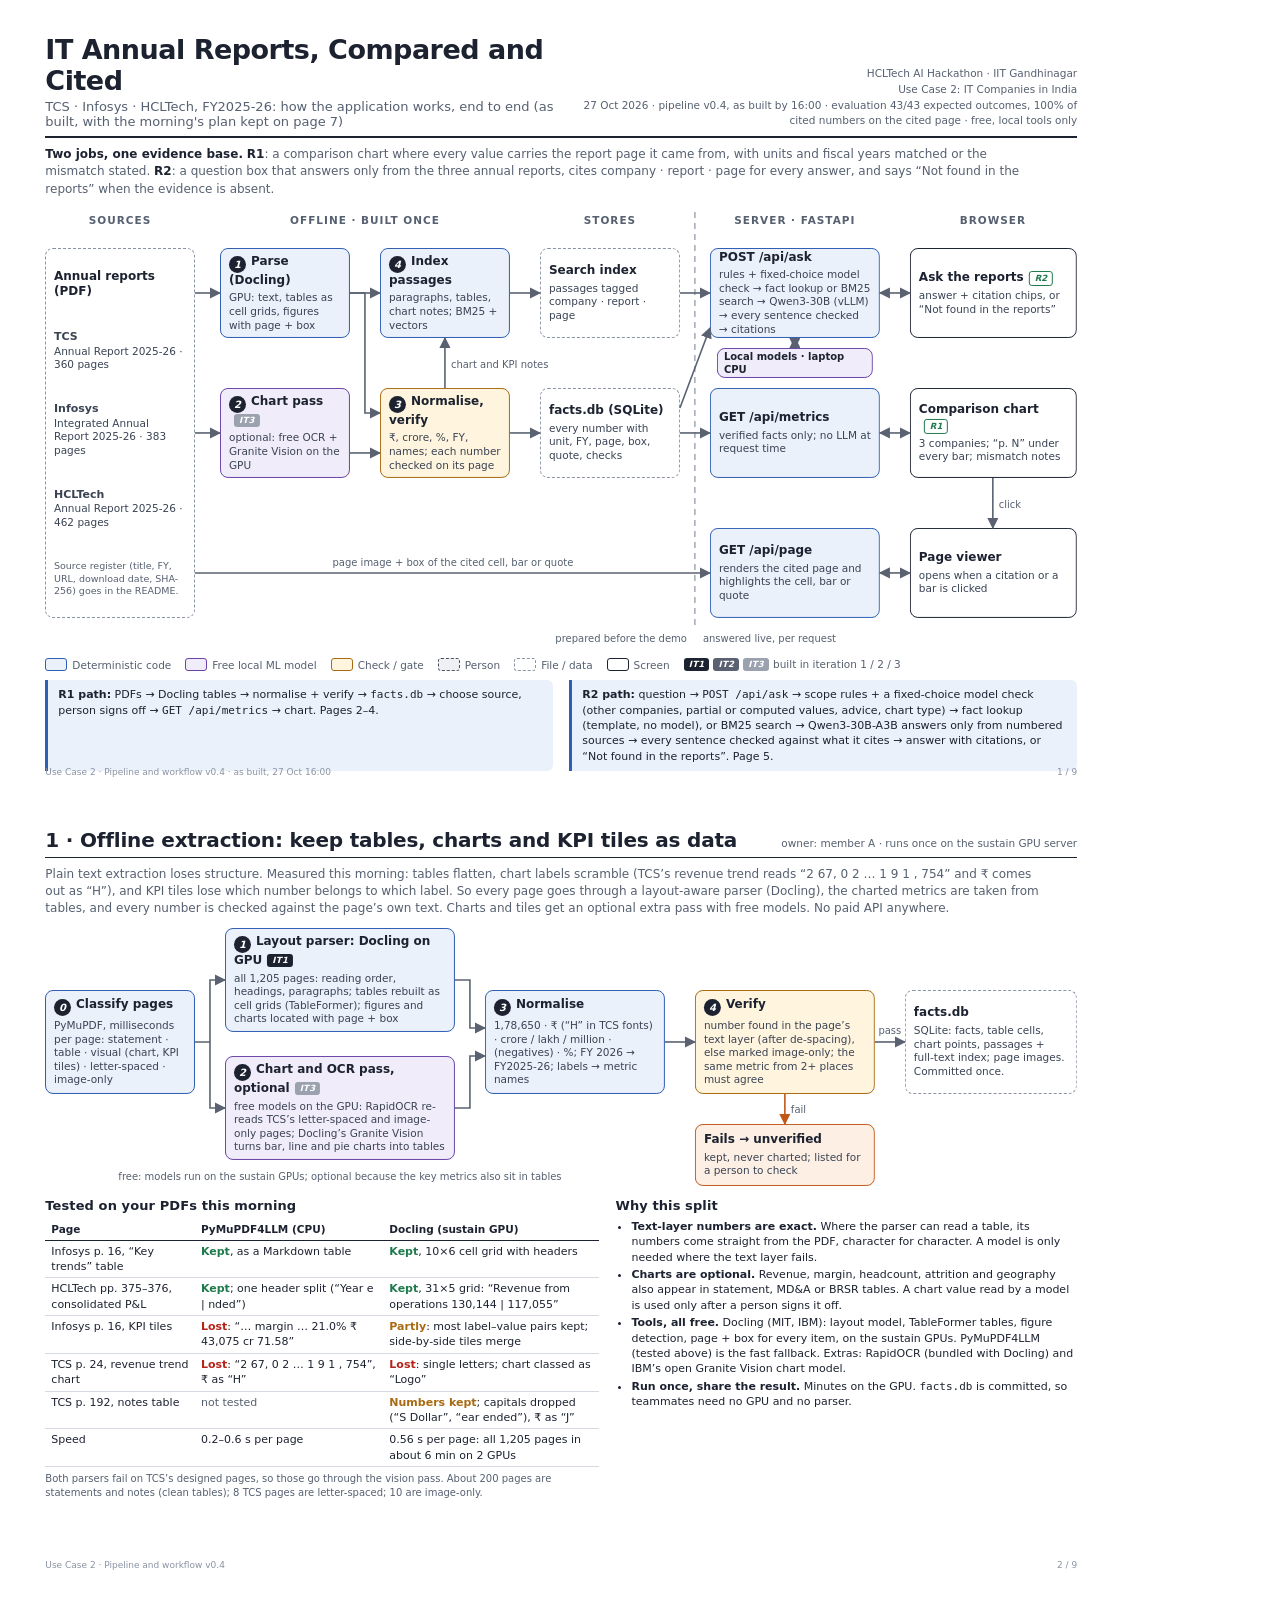
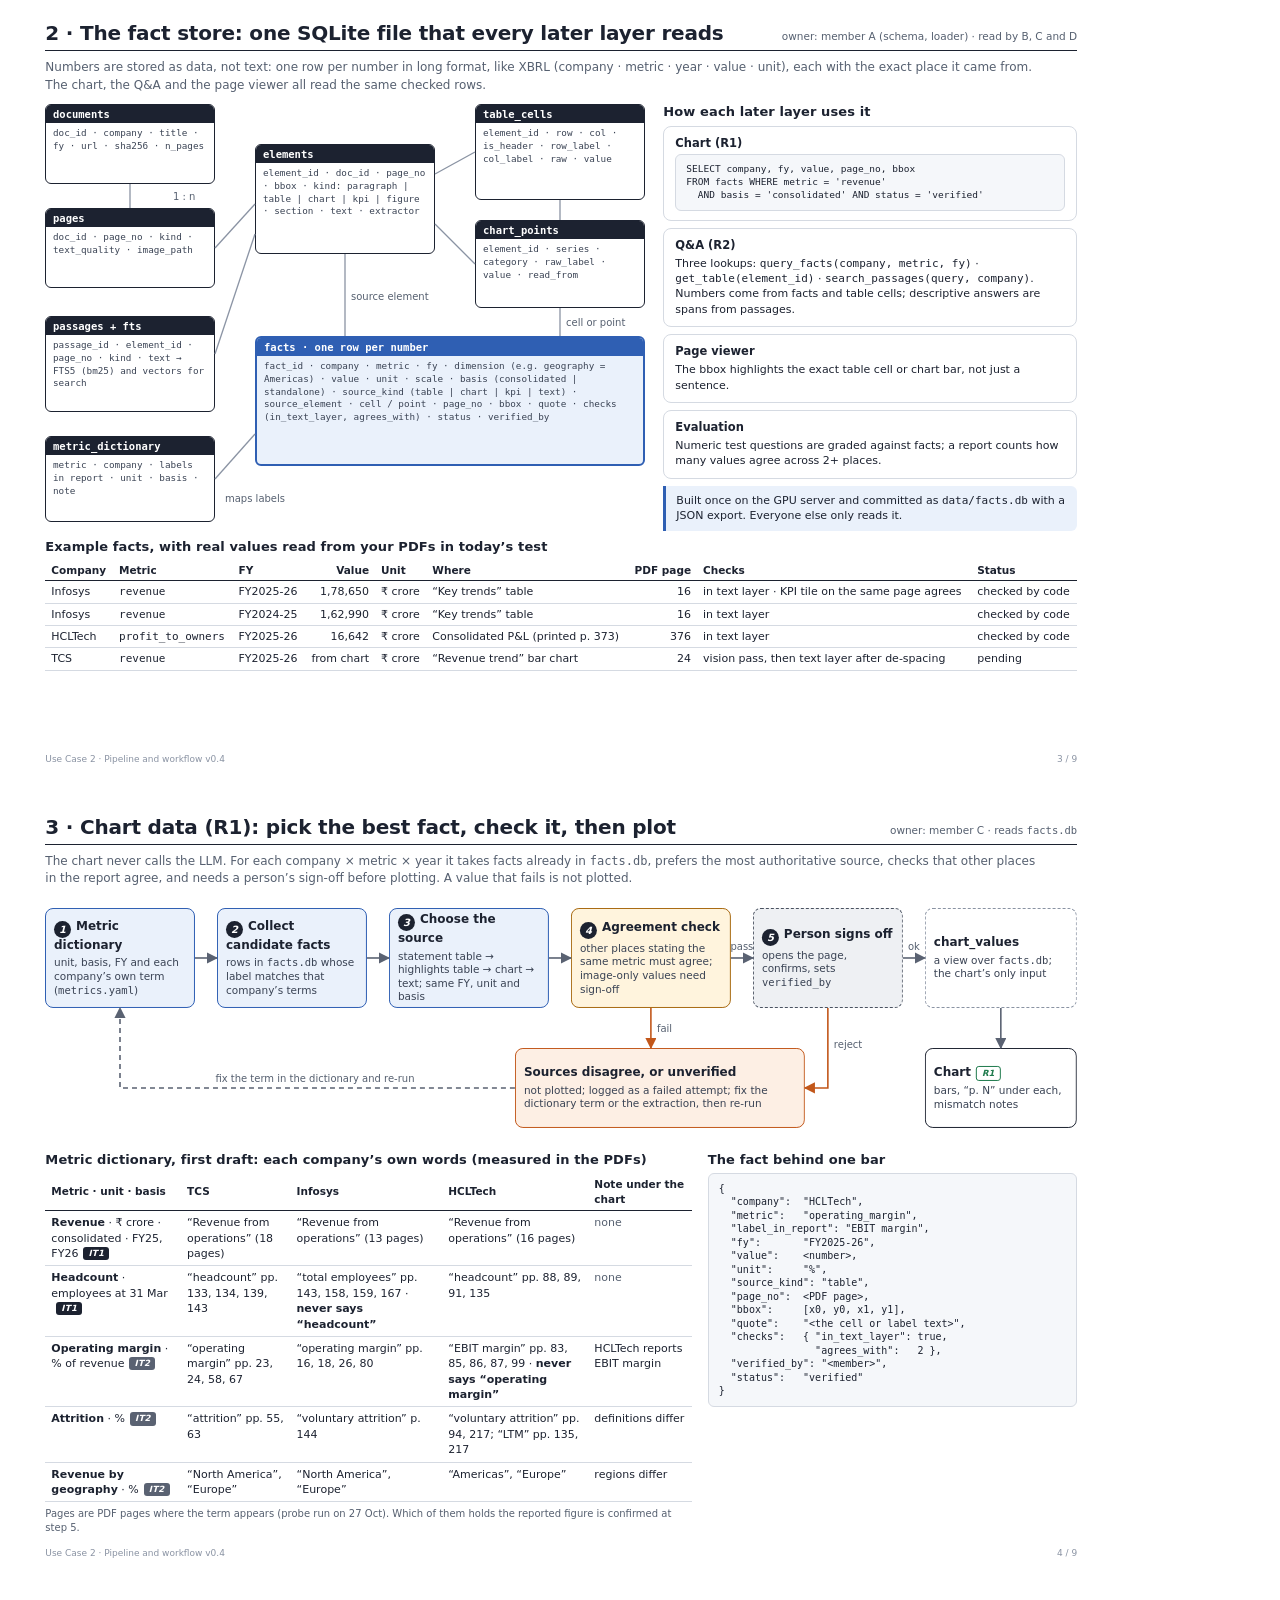
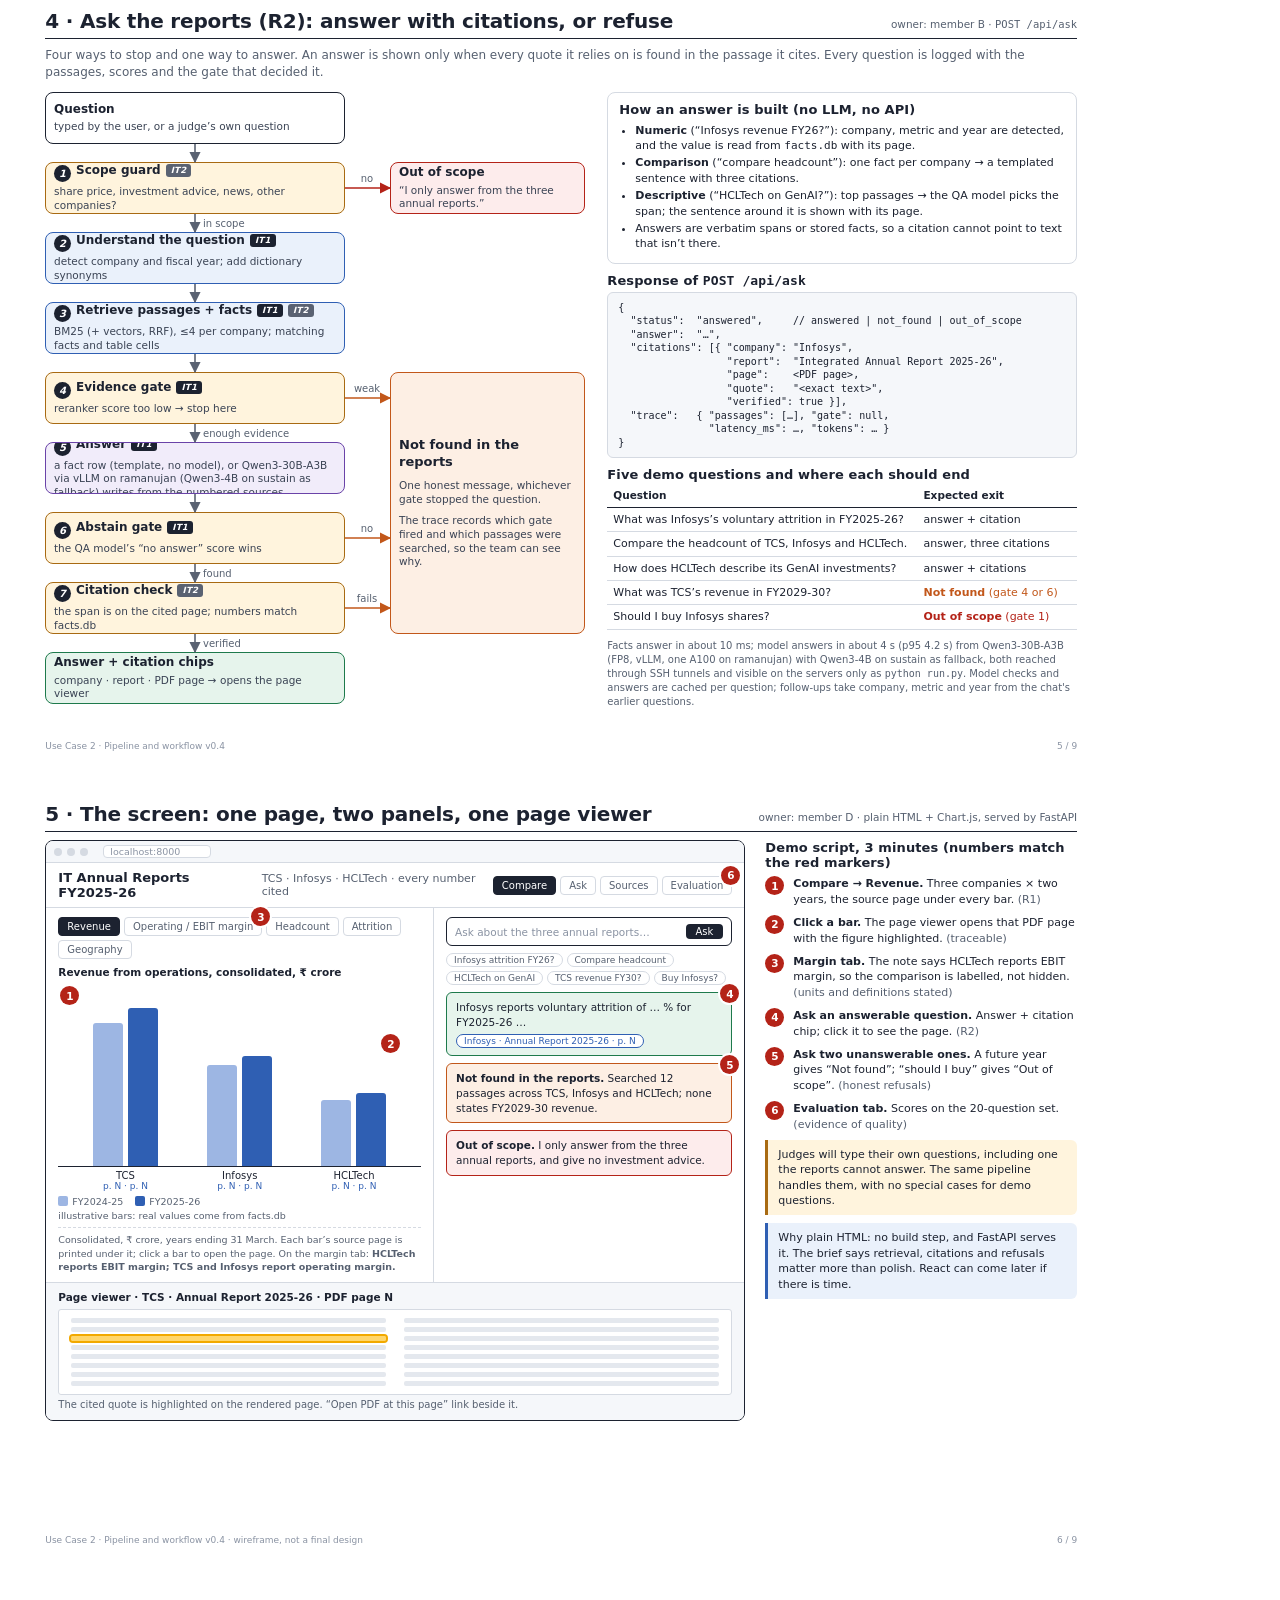
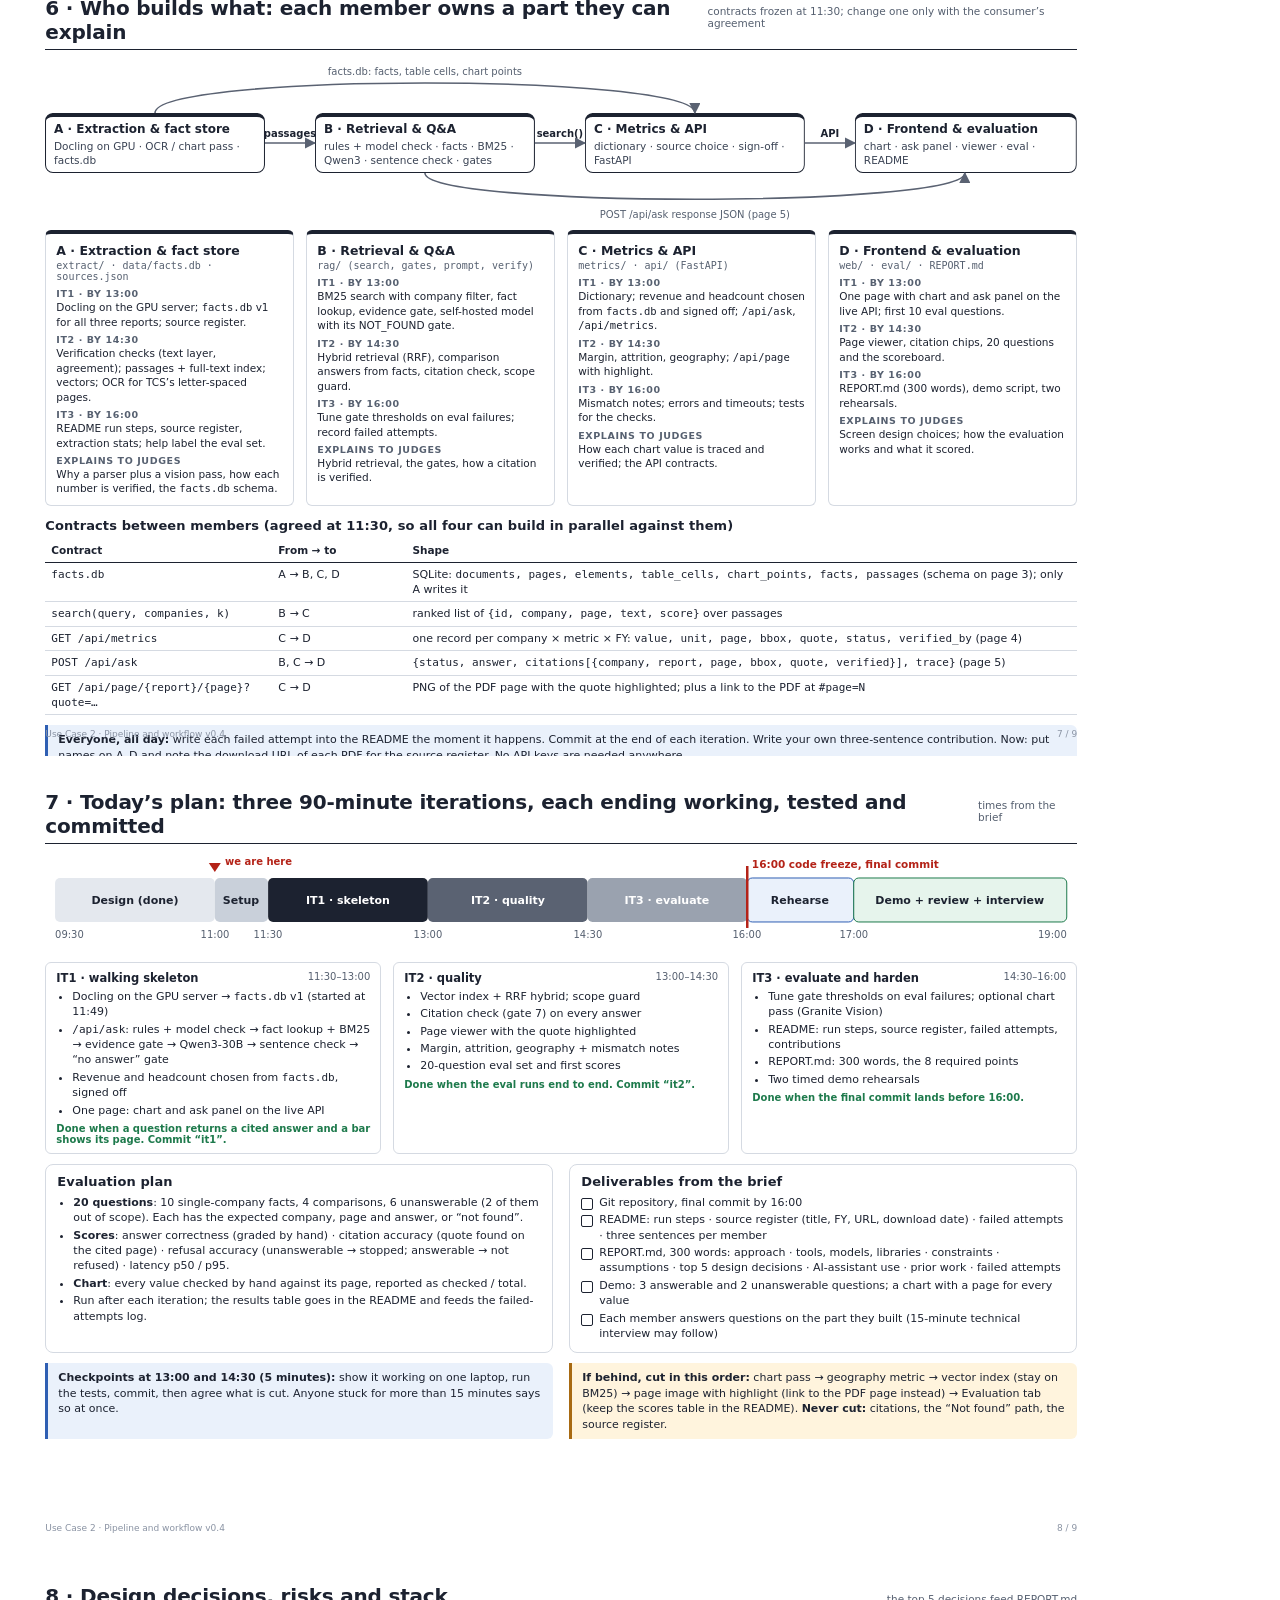
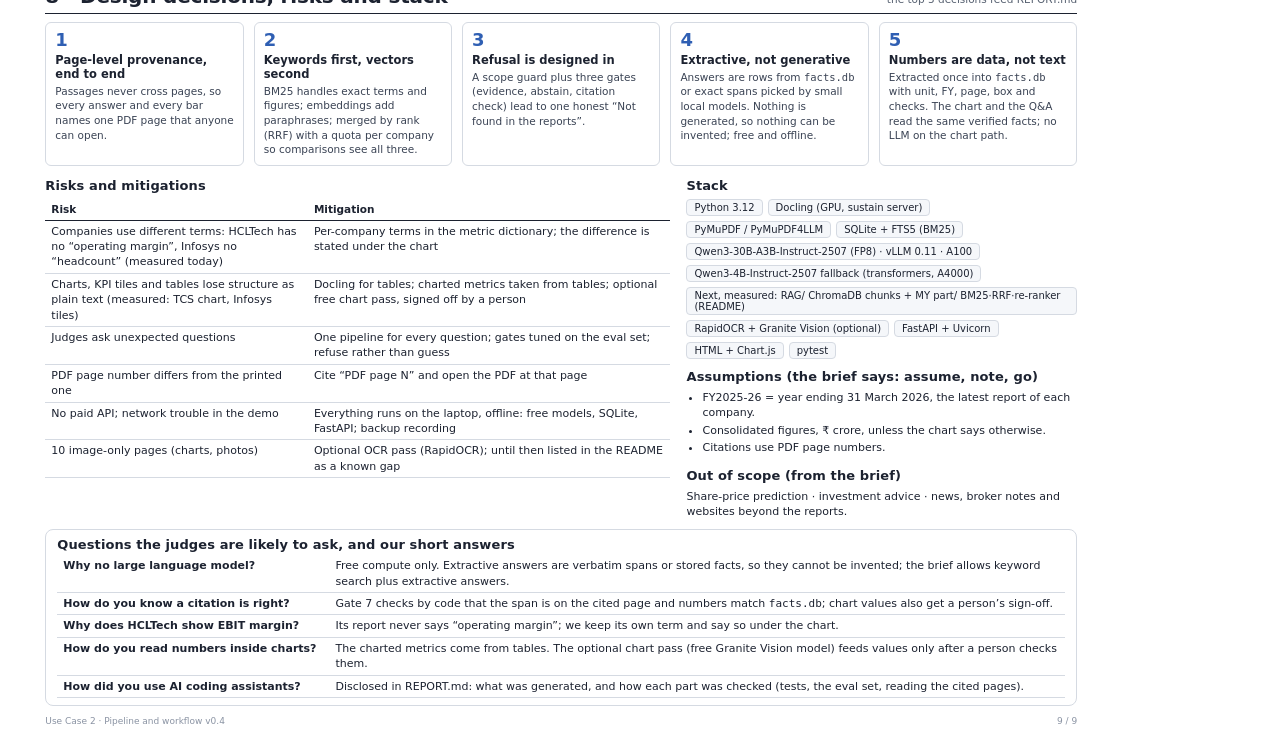
<file: docs/pipeline.html>
<!doctype html>
<html lang="en">
<head>
<meta charset="utf-8">
<title>Pipeline and Workflow</title>
<style>
@page { size: A4 landscape; margin: 0; }
:root {
  --ink: #1C2230; --muted: #566070; --faint: #8A93A3; --line: #D5DAE2; --soft: #F5F7FA;
  --code-bg: #EAF1FB; --code: #2F5FB3;
  --llm-bg: #F1ECFA; --llm: #6A43A8;
  --gate-bg: #FFF4DD; --gate: #A86A12;
  --human-bg: #EEF0F3; --human: #4A5260;
  --ok-bg: #E6F4EC; --ok: #1E7A4C;
  --nf-bg: #FDEFE4; --nf: #C2571A;
  --oos-bg: #FDECEC; --oos: #B42318;
}
* { box-sizing: border-box; }
html, body { margin: 0; padding: 0; background: #fff; color: var(--ink);
  font-family: "Noto Sans", "DejaVu Sans", Arial, sans-serif;
  -webkit-print-color-adjust: exact; print-color-adjust: exact; }
.page { width: 297mm; height: 210mm; padding: 9mm 12mm 10mm; position: relative; overflow: hidden;
  break-after: page; display: flex; flex-direction: column; }
.page:last-child { break-after: auto; }
.hdr { display: flex; justify-content: space-between; align-items: baseline;
  border-bottom: 1.5px solid var(--ink); padding-bottom: 5px; margin-bottom: 8px; }
.hdr h2 { margin: 0; font-size: 20px; letter-spacing: -0.2px; }
.hdr .tag { font-size: 10.5px; color: var(--muted); }
.lede { font-size: 12px; color: var(--muted); margin: 0 0 10px; line-height: 1.45; max-width: 1000px; }
.foot { position: absolute; left: 12mm; right: 12mm; bottom: 4.5mm; display: flex;
  justify-content: space-between; font-size: 9px; color: var(--faint); }
h3 { font-size: 13px; margin: 0 0 6px; letter-spacing: 0.1px; }
h4 { font-size: 11.5px; margin: 0 0 4px; }
p, li, td, th { font-size: 11px; line-height: 1.4; }
ul { margin: 0; padding-left: 16px; }
li { margin: 0 0 2px; }
code, pre { font-family: "Noto Sans Mono", "DejaVu Sans Mono", monospace; }
pre { font-size: 10px; line-height: 1.35; background: var(--soft); border: 1px solid var(--line);
  border-radius: 6px; padding: 8px 10px; margin: 0; white-space: pre; }
table { border-collapse: collapse; width: 100%; }
th { text-align: left; font-weight: 700; color: var(--ink); border-bottom: 1.5px solid var(--ink); padding: 4px 6px; font-size: 10.5px; }
td { border-bottom: 1px solid var(--line); padding: 4px 6px; vertical-align: top; }
td.num, th.num { text-align: right; font-variant-numeric: tabular-nums; }
table.tight td, table.tight th { padding: 3px 6px; }
.muted { color: var(--muted); }
.small { font-size: 10px; }

/* diagram nodes */
svg.d { width: 100%; height: auto; display: block; overflow: visible; }
svg.d text { font-family: "Noto Sans", "DejaVu Sans", Arial, sans-serif; }
.n { width: 100%; height: 100%; border: 1.5px solid; border-radius: 8px; padding: 6px 8px;
  font-size: 10.5px; line-height: 1.3; display: flex; flex-direction: column; justify-content: center;
  gap: 3px; color: var(--ink); overflow: hidden; }
.n b { font-size: 12px; display: block; }
.n span { color: #3A4354; }
.n .sm { font-size: 9.5px; color: var(--muted); }
.code { background: var(--code-bg); border-color: var(--code); }
.llm { background: var(--llm-bg); border-color: var(--llm); }
.gate { background: var(--gate-bg); border-color: var(--gate); }
.human { background: var(--human-bg); border-color: var(--human); border-style: dashed; }
.data { background: #fff; border-color: var(--faint); border-style: dashed; }
.ui { background: #fff; border-color: var(--ink); }
.ok { background: var(--ok-bg); border-color: var(--ok); }
.nf { background: var(--nf-bg); border-color: var(--nf); }
.oos { background: var(--oos-bg); border-color: var(--oos); }
.file { width: 100%; height: 100%; border: 1px dashed var(--faint); border-radius: 4px; background: #fff;
  font-family: "Noto Sans Mono", "DejaVu Sans Mono", monospace; font-size: 9.5px; color: var(--muted);
  display: flex; align-items: center; justify-content: center; }
.k { display: inline-flex; width: 17px; height: 17px; border-radius: 50%; background: var(--ink); color: #fff;
  font-size: 10px; font-weight: 700; align-items: center; justify-content: center; margin-right: 5px; flex: none; vertical-align: -3px; }
.it { display: inline-block; font-size: 8.5px; font-weight: 700; padding: 1px 5px; border-radius: 3px; color: #fff;
  background: var(--ink); margin-left: 5px; letter-spacing: 0.3px; vertical-align: 1px; line-height: 1.3; }
.it.i2 { background: #5A6272; } .it.i3 { background: #9AA2AF; }
.req { display: inline-block; font-size: 8.5px; font-weight: 700; padding: 1px 5px; border-radius: 3px;
  color: var(--ok); border: 1px solid var(--ok); margin-left: 5px; }
.pill { display: inline-block; font-size: 9px; font-weight: 700; padding: 1px 6px; border-radius: 9px;
  background: var(--llm); color: #fff; margin-top: 2px; align-self: flex-start; }
.edge { stroke: #5A6272; stroke-width: 1.6; fill: none; marker-end: url(#ah); }
.edge.two { marker-start: url(#ahs); }
.edge.dash { stroke-dasharray: 5 4; }
.edge.red { stroke: var(--oos); marker-end: url(#ah-red); }
.edge.or { stroke: var(--nf); marker-end: url(#ah-or); }
.edge.thin { stroke-width: 1.2; stroke-dasharray: 2 3; marker-end: none; }
.el { font-size: 10px; fill: var(--muted); }
.el.b { font-weight: 700; fill: var(--ink); }
.colh { font-size: 10.5px; font-weight: 700; fill: var(--muted); letter-spacing: 1px; }

/* legend */
.legend { display: flex; flex-wrap: wrap; gap: 6px 14px; align-items: center; font-size: 10.5px; color: var(--muted); }
.legend .sw { display: inline-block; width: 22px; height: 13px; border: 1.5px solid; border-radius: 3px; margin-right: 5px; vertical-align: -2px; }

/* layout helpers */
.row { display: flex; gap: 16px; }
.col { flex: 1; min-width: 0; }
.panel { border: 1px solid var(--line); border-radius: 8px; padding: 9px 11px; background: #fff; }
.callout { border-left: 3px solid var(--code); background: var(--code-bg); padding: 7px 10px; border-radius: 0 6px 6px 0; font-size: 11px; line-height: 1.4; }
.callout.warn { border-left-color: var(--gate); background: var(--gate-bg); }

/* title page */
.title { display: flex; justify-content: space-between; align-items: flex-end; border-bottom: 2px solid var(--ink);
  padding-bottom: 7px; margin-bottom: 8px; }
.title h1 { font-size: 27px; margin: 0; letter-spacing: -0.5px; }
.title .sub { font-size: 13px; color: var(--muted); margin-top: 3px; }
.title .meta { text-align: right; font-size: 10.5px; color: var(--muted); line-height: 1.5; }

/* wireframe (page 5) */
.wire { border: 1.5px solid var(--ink); border-radius: 8px; overflow: hidden; position: relative; background: #fff; }
.chrome { height: 22px; background: var(--soft); border-bottom: 1px solid var(--line); display: flex; align-items: center; gap: 5px; padding: 0 8px; font-size: 9.5px; color: var(--faint); }
.chrome i { width: 8px; height: 8px; border-radius: 50%; background: var(--line); display: inline-block; }
.chrome span { margin-left: 10px; background: #fff; border: 1px solid var(--line); border-radius: 4px; padding: 0 30px 0 6px; }
.apphdr { display: flex; align-items: center; gap: 10px; padding: 7px 12px; border-bottom: 1px solid var(--line); font-size: 11px; }
.apphdr b { font-size: 13px; }
.apphdr nav { margin-left: auto; display: flex; gap: 4px; }
.apphdr nav a, .tabs a { font-size: 10px; padding: 3px 8px; border: 1px solid var(--line); border-radius: 4px; color: var(--muted); position: relative; }
.apphdr nav a.on, .tabs a.on { background: var(--ink); color: #fff; border-color: var(--ink); }
.wgrid { display: grid; grid-template-columns: 1.25fr 1fr; }
.wchart { padding: 9px 12px; border-right: 1px solid var(--line); position: relative; }
.wask { padding: 9px 12px; display: flex; flex-direction: column; gap: 7px; position: relative; }
.tabs { display: flex; gap: 4px; flex-wrap: wrap; margin-bottom: 7px; }
.wq { font-size: 10.5px; color: var(--ink); font-weight: 700; margin-bottom: 4px; }
.bars { height: 185px; display: flex; align-items: flex-end; justify-content: space-around; border-bottom: 1.5px solid var(--ink); padding: 0 10px; position: relative; }
.grp { display: flex; gap: 5px; align-items: flex-end; height: 100%; position: relative; }
.bar { width: 30px; background: #9DB6E3; border-radius: 3px 3px 0 0; position: relative; }
.bar.y2 { background: var(--code); }
.blabels { display: flex; justify-content: space-around; padding: 3px 10px 0; font-size: 10px; text-align: center; }
.blabels div { width: 90px; }
.blabels small { display: block; color: var(--code); font-size: 9px; }
.wlegend { font-size: 9.5px; color: var(--muted); margin-top: 5px; display: flex; flex-wrap: wrap; gap: 3px 12px; }
.wlegend span { white-space: nowrap; }
.wlegend i { display: inline-block; width: 10px; height: 10px; border-radius: 2px; vertical-align: -1px; margin-right: 4px; }
.wnote { font-size: 9.5px; color: var(--muted); border-top: 1px dashed var(--line); margin-top: 6px; padding-top: 5px; line-height: 1.4; }
.inp { border: 1.5px solid var(--ink); border-radius: 6px; padding: 6px 8px; font-size: 10.5px; color: var(--faint); display: flex; justify-content: space-between; align-items: center; }
.inp .btn { background: var(--ink); color: #fff; border-radius: 4px; padding: 2px 10px; font-size: 10px; }
.chips { display: flex; flex-wrap: wrap; gap: 4px; }
.chips span { font-size: 9px; border: 1px solid var(--line); border-radius: 10px; padding: 1px 7px; color: var(--muted); }
.card { border: 1.5px solid; border-radius: 6px; padding: 7px 9px; font-size: 10.5px; line-height: 1.4; position: relative; }
.card.okc { border-color: var(--ok); background: var(--ok-bg); }
.card.nfc { border-color: var(--nf); background: var(--nf-bg); }
.cite { display: inline-block; font-size: 9px; border: 1px solid var(--code); color: var(--code); background: #fff; border-radius: 10px; padding: 0 7px; margin: 4px 4px 0 0; }
.viewer { border-top: 1px solid var(--line); padding: 8px 12px 10px; background: var(--soft); position: relative; }
.viewer .vh { font-size: 10.5px; font-weight: 700; margin-bottom: 6px; }
.sheet { background: #fff; border: 1px solid var(--line); border-radius: 3px; padding: 8px 12px; display: grid; grid-template-columns: 1fr 1fr; gap: 4px 18px; }
.sheet i { display: block; height: 5px; background: #E4E8EE; border-radius: 2px; }
.sheet i.hl { background: #FFD66B; outline: 2px solid #F2A900; }
.mk { position: absolute; width: 19px; height: 19px; border-radius: 50%; background: var(--oos); color: #fff; font-size: 10.5px;
  font-weight: 700; font-style: normal; display: inline-flex; align-items: center; justify-content: center; box-shadow: 0 0 0 2px #fff; z-index: 2; }
.steps { counter-reset: s; list-style: none; padding: 0; margin: 0; }
.steps li { position: relative; padding-left: 28px; margin-bottom: 8px; font-size: 11px; line-height: 1.4; }
.steps li::before { counter-increment: s; content: counter(s); position: absolute; left: 0; top: 0; width: 19px; height: 19px;
  border-radius: 50%; background: var(--oos); color: #fff; font-size: 10.5px; font-weight: 700; display: flex; align-items: center; justify-content: center; }
.steps li em { font-style: normal; color: var(--muted); }

/* team cards */
.cards { display: grid; grid-template-columns: repeat(4, 1fr); gap: 12px; }
.mcard { border: 1px solid var(--line); border-top: 4px solid var(--ink); border-radius: 6px; padding: 9px 10px; }
.mcard h4 { font-size: 12.5px; margin-bottom: 2px; }
.mcard .own { font-size: 10px; color: var(--muted); margin-bottom: 6px; font-family: "Noto Sans Mono", "DejaVu Sans Mono", monospace; }
.mcard dl { margin: 0; }
.mcard dt { font-size: 9.5px; font-weight: 700; color: var(--muted); letter-spacing: 0.6px; margin-top: 5px; }
.mcard dd { margin: 1px 0 0; font-size: 10.5px; line-height: 1.38; }

/* iteration cards */
.icards { display: grid; grid-template-columns: repeat(3, 1fr); gap: 12px; }
.icard { border: 1px solid var(--line); border-radius: 6px; padding: 8px 10px; }
.icard h4 { display: flex; justify-content: space-between; }
.icard h4 span { color: var(--muted); font-weight: 400; font-size: 10px; }
.done { margin-top: 5px; font-size: 10px; color: var(--ok); font-weight: 700; }
.check { list-style: none; padding: 0; }
.check li { padding-left: 18px; position: relative; }
.check li::before { content: ""; position: absolute; left: 0; top: 3px; width: 10px; height: 10px; border: 1.5px solid var(--ink); border-radius: 2px; }

/* decisions */
.dec { display: grid; grid-template-columns: repeat(5, 1fr); gap: 10px; }
.dcard { border: 1px solid var(--line); border-radius: 6px; padding: 8px 9px; }
.dcard .num { font-size: 18px; font-weight: 700; color: var(--code); line-height: 1; }
.dcard h4 { margin: 4px 0 3px; font-size: 11.5px; }
.dcard p { margin: 0; font-size: 10.5px; color: #3A4354; }
.stack { display: flex; flex-wrap: wrap; gap: 5px; }
/* schema boxes */
.er { width: 100%; height: 100%; border: 1.3px solid var(--ink); border-radius: 6px; background: #fff; overflow: hidden; }
.er h5 { margin: 0; padding: 3px 7px; background: var(--ink); color: #fff; font-size: 10.5px; font-family: "Noto Sans Mono", "DejaVu Sans Mono", monospace; }
.er p { margin: 0; padding: 4px 7px; font-family: "Noto Sans Mono", "DejaVu Sans Mono", monospace; font-size: 9.3px; line-height: 1.38; color: #3A4354; }
.er.key { border-color: var(--code); border-width: 2px; background: var(--code-bg); }
.er.key h5 { background: var(--code); }
.stack span { font-size: 10px; border: 1px solid var(--line); border-radius: 4px; padding: 2px 7px; background: var(--soft); }
</style>
</head>
<body>

<svg width="0" height="0" style="position:absolute" aria-hidden="true">
  <defs>
    <marker id="ah" viewBox="0 0 10 10" refX="9" refY="5" markerWidth="7" markerHeight="7" orient="auto"><path d="M0,0 L10,5 L0,10 z" fill="#5A6272"/></marker>
    <marker id="ahs" viewBox="0 0 10 10" refX="1" refY="5" markerWidth="7" markerHeight="7" orient="auto"><path d="M10,0 L0,5 L10,10 z" fill="#5A6272"/></marker>
    <marker id="ah-red" viewBox="0 0 10 10" refX="9" refY="5" markerWidth="7" markerHeight="7" orient="auto"><path d="M0,0 L10,5 L0,10 z" fill="#B42318"/></marker>
    <marker id="ah-or" viewBox="0 0 10 10" refX="9" refY="5" markerWidth="7" markerHeight="7" orient="auto"><path d="M0,0 L10,5 L0,10 z" fill="#C2571A"/></marker>
  </defs>
</svg>

<!-- ============================ PAGE 1: OVERVIEW ============================ -->
<section class="page">
  <div class="title">
    <div>
      <h1>IT Annual Reports, Compared and Cited</h1>
      <div class="sub">TCS · Infosys · HCLTech, FY2025-26: how the application works, end to end (as built, with the morning's plan kept on page 7)</div>
    </div>
    <div class="meta">HCLTech AI Hackathon · IIT Gandhinagar<br>Use Case 2: IT Companies in India<br>27 Oct 2026 · pipeline v0.4, as built by 16:00 · evaluation 43/43 expected outcomes, 100% of cited numbers on the cited page · free, local tools only</div>
  </div>
  <p class="lede"><b style="color:var(--ink)">Two jobs, one evidence base.</b> <b style="color:var(--ink)">R1</b>: a comparison chart where every value carries the report page it came from, with units and fiscal years matched or the mismatch stated.
    <b style="color:var(--ink)">R2</b>: a question box that answers only from the three annual reports, cites company · report · page for every answer, and says “Not found in the reports” when the evidence is absent.</p>

  <svg class="d" viewBox="0 0 1032 440">
    <text class="colh" x="75" y="16" text-anchor="middle">SOURCES</text>
    <text class="colh" x="320" y="16" text-anchor="middle">OFFLINE · BUILT ONCE</text>
    <text class="colh" x="565" y="16" text-anchor="middle">STORES</text>
    <text class="colh" x="750" y="16" text-anchor="middle">SERVER · FASTAPI</text>
    <text class="colh" x="948" y="16" text-anchor="middle">BROWSER</text>
    <line x1="650" y1="4" x2="650" y2="418" stroke="#8A93A3" stroke-width="1.2" stroke-dasharray="6 5"/>
    <text class="el" x="642" y="434" text-anchor="end">prepared before the demo</text>
    <text class="el" x="658" y="434">answered live, per request</text>

    <foreignObject x="0" y="40" width="150" height="370"><div class="n data" style="justify-content:space-around">
      <b>Annual reports (PDF)</b>
      <span><b style="font-size:11px">TCS</b> Annual Report 2025-26 · 360 pages</span>
      <span><b style="font-size:11px">Infosys</b> Integrated Annual Report 2025-26 · 383 pages</span>
      <span><b style="font-size:11px">HCLTech</b> Annual Report 2025-26 · 462 pages</span>
      <span class="sm">Source register (title, FY, URL, download date, SHA-256) goes in the README.</span>
    </div></foreignObject>

    <foreignObject x="175" y="40" width="130" height="90"><div class="n code"><b><i class="k">1</i>Parse (Docling)</b><span>GPU: text, tables as cell grids, figures with page + box</span></div></foreignObject>
    <foreignObject x="175" y="180" width="130" height="90"><div class="n llm"><b><i class="k">2</i>Chart pass<i class="it i3">IT3</i></b><span>optional: free OCR + Granite Vision on the GPU</span></div></foreignObject>
    <foreignObject x="335" y="40" width="130" height="90"><div class="n code"><b><i class="k">4</i>Index passages</b><span>paragraphs, tables, chart notes; BM25 + vectors</span></div></foreignObject>
    <foreignObject x="335" y="180" width="130" height="90"><div class="n gate"><b><i class="k">3</i>Normalise, verify</b><span>₹, crore, %, FY, names; each number checked on its page</span></div></foreignObject>

    <foreignObject x="495" y="40" width="140" height="90"><div class="n data"><b>Search index</b><span>passages tagged company · report · page</span></div></foreignObject>
    <foreignObject x="495" y="180" width="140" height="90"><div class="n data"><b>facts.db (SQLite)</b><span>every number with unit, FY, page, box, quote, checks</span></div></foreignObject>

    <foreignObject x="665" y="40" width="170" height="90"><div class="n code"><b>POST /api/ask</b><span>rules + fixed-choice model check → fact lookup or BM25 search → Qwen3-30B (vLLM) → every sentence checked → citations</span></div></foreignObject>
    <foreignObject x="672" y="140" width="156" height="30"><div class="n llm" style="padding:2px 6px;align-items:center"><b style="font-size:10px">Local models · laptop CPU</b></div></foreignObject>
    <foreignObject x="665" y="180" width="170" height="90"><div class="n code"><b>GET /api/metrics</b><span>verified facts only; no LLM at request time</span></div></foreignObject>
    <foreignObject x="665" y="320" width="170" height="90"><div class="n code"><b>GET /api/page</b><span>renders the cited page and highlights the cell, bar or quote</span></div></foreignObject>

    <foreignObject x="865" y="40" width="167" height="90"><div class="n ui"><b>Ask the reports<i class="req">R2</i></b><span>answer + citation chips, or “Not found in the reports”</span></div></foreignObject>
    <foreignObject x="865" y="180" width="167" height="90"><div class="n ui"><b>Comparison chart<i class="req">R1</i></b><span>3 companies; “p. N” under every bar; mismatch notes</span></div></foreignObject>
    <foreignObject x="865" y="320" width="167" height="90"><div class="n ui"><b>Page viewer</b><span>opens when a citation or a bar is clicked</span></div></foreignObject>

    <path class="edge" d="M150,85 L175,85"/>
    <path class="edge" d="M150,225 L175,225"/>
    <path class="edge" d="M305,85 L335,85"/>
    <path class="edge" d="M305,85 L320,85 L320,205 L335,205"/>
    <path class="edge" d="M305,245 L335,245"/>
    <path class="edge" d="M400,180 L400,130"/>
    <text class="el" x="406" y="160">chart and KPI notes</text>
    <path class="edge" d="M465,85 L495,85"/>
    <path class="edge" d="M465,225 L495,225"/>
    <path class="edge" d="M635,85 L665,85"/>
    <path class="edge" d="M635,225 L665,225"/>
    <path class="edge" d="M635,200 L665,120"/>
    <path class="edge" d="M150,365 L665,365"/>
    <text class="el" x="408" y="358" text-anchor="middle">page image + box of the cited cell, bar or quote</text>
    <path class="edge two" d="M750,130 L750,140"/>
    <path class="edge two" d="M835,85 L865,85"/>
    <path class="edge two" d="M835,225 L865,225"/>
    <path class="edge two" d="M835,365 L865,365"/>
    <path class="edge" d="M948,270 L948,320"/>
    <text class="el" x="954" y="300">click</text>
  </svg>

  <div style="margin-top:10px" class="legend">
    <span><i class="sw" style="background:var(--code-bg);border-color:var(--code)"></i>Deterministic code</span>
    <span><i class="sw" style="background:var(--llm-bg);border-color:var(--llm)"></i>Free local ML model</span>
    <span><i class="sw" style="background:var(--gate-bg);border-color:var(--gate)"></i>Check / gate</span>
    <span><i class="sw" style="background:var(--human-bg);border-color:var(--human);border-style:dashed"></i>Person</span>
    <span><i class="sw" style="background:#fff;border-color:var(--faint);border-style:dashed"></i>File / data</span>
    <span><i class="sw" style="background:#fff;border-color:var(--ink)"></i>Screen</span>
    <span><i class="it" style="margin:0 4px 0 0">IT1</i><i class="it i2" style="margin:0 4px 0 0">IT2</i><i class="it i3" style="margin:0 4px 0 0">IT3</i>built in iteration 1 / 2 / 3</span>
  </div>
  <div class="row" style="margin-top:9px">
    <div class="callout col"><b>R1 path:</b> PDFs → Docling tables → normalise + verify → <code>facts.db</code> → choose source, person signs off → <code>GET /api/metrics</code> → chart. Pages 2–4.</div>
    <div class="callout col"><b>R2 path:</b> question → <code>POST /api/ask</code> → scope rules + a fixed-choice model check (other companies, partial or computed values, advice, chart type) → fact lookup (template, no model), or BM25 search → Qwen3-30B-A3B answers only from numbered sources → every sentence checked against what it cites → answer with citations, or “Not found in the reports”. Page 5.</div>
  </div>
  <div class="foot"><span>Use Case 2 · Pipeline and workflow v0.4 · as built, 27 Oct 16:00</span><span>1 / 9</span></div>
</section>

<!-- ============================ PAGE 2: EXTRACTION ============================ -->
<section class="page">
  <div class="hdr"><h2>1 · Offline extraction: keep tables, charts and KPI tiles as data</h2><span class="tag">owner: member A · runs once on the sustain GPU server</span></div>
  <p class="lede">Plain text extraction loses structure. Measured this morning: tables flatten, chart labels scramble (TCS’s revenue trend reads “2 67, 0 2 … 1 9 1 , 754” and ₹ comes out as “H”), and KPI tiles lose which number belongs to which label. So every page goes through a layout-aware parser (Docling), the charted metrics are taken from tables, and every number is checked against the page’s own text. Charts and tiles get an optional extra pass with free models. No paid API anywhere.</p>

  <svg class="d" viewBox="0 0 1032 262">
    <foreignObject x="0" y="62" width="150" height="104"><div class="n code"><b><i class="k">0</i>Classify pages</b><span>PyMuPDF, milliseconds per page: statement · table · visual (chart, KPI tiles) · letter-spaced · image-only</span></div></foreignObject>
    <foreignObject x="180" y="0" width="230" height="104"><div class="n code"><b><i class="k">1</i>Layout parser: Docling on GPU<i class="it">IT1</i></b><span>all 1,205 pages: reading order, headings, paragraphs; tables rebuilt as cell grids (TableFormer); figures and charts located with page + box</span></div></foreignObject>
    <foreignObject x="180" y="128" width="230" height="104"><div class="n llm"><b><i class="k">2</i>Chart and OCR pass, optional<i class="it i3">IT3</i></b><span>free models on the GPU: RapidOCR re-reads TCS’s letter-spaced and image-only pages; Docling’s Granite Vision turns bar, line and pie charts into tables</span></div></foreignObject>
    <foreignObject x="440" y="62" width="180" height="104"><div class="n code"><b><i class="k">3</i>Normalise</b><span>1,78,650 · ₹ (“H” in TCS fonts) · crore / lakh / million · (negatives) · %; FY 2026 → FY2025-26; labels → metric names</span></div></foreignObject>
    <foreignObject x="650" y="62" width="180" height="104"><div class="n gate"><b><i class="k">4</i>Verify</b><span>number found in the page’s text layer (after de-spacing), else marked image-only; the same metric from 2+ places must agree</span></div></foreignObject>
    <foreignObject x="860" y="62" width="172" height="104"><div class="n data"><b>facts.db</b><span>SQLite: facts, table cells, chart points, passages + full-text index; page images. Committed once.</span></div></foreignObject>
    <foreignObject x="650" y="196" width="180" height="62"><div class="n nf"><b>Fails → unverified</b><span>kept, never charted; listed for a person to check</span></div></foreignObject>
    <text class="el" x="295" y="252" text-anchor="middle">free: models run on the sustain GPUs; optional because the key metrics also sit in tables</text>

    <path class="edge" d="M150,114 L165,114 L165,52 L180,52"/>
    <path class="edge" d="M165,114 L165,180 L180,180"/>
    <path class="edge" d="M410,52 L425,52 L425,100 L440,100"/>
    <path class="edge" d="M410,180 L425,180 L425,128 L440,128"/>
    <path class="edge" d="M620,114 L650,114"/>
    <path class="edge" d="M830,114 L860,114"/>
    <text class="el" x="845" y="106" text-anchor="middle">pass</text>
    <path class="edge or" d="M740,166 L740,196"/>
    <text class="el" x="746" y="185">fail</text>
  </svg>

  <div class="row" style="margin-top:8px">
    <div class="col" style="flex:1.2">
      <h3>Tested on your PDFs this morning</h3>
      <table class="tight">
        <tr><th style="width:27%">Page</th><th style="width:34%">PyMuPDF4LLM (CPU)</th><th>Docling (sustain GPU)</th></tr>
        <tr><td>Infosys p. 16, “Key trends” table</td><td><b style="color:var(--ok)">Kept</b>, as a Markdown table</td><td><b style="color:var(--ok)">Kept</b>, 10×6 cell grid with headers</td></tr>
        <tr><td>HCLTech pp. 375–376, consolidated P&amp;L</td><td><b style="color:var(--ok)">Kept</b>; one header split (“Year e | nded”)</td><td><b style="color:var(--ok)">Kept</b>, 31×5 grid: “Revenue from operations 130,144 | 117,055”</td></tr>
        <tr><td>Infosys p. 16, KPI tiles</td><td><b style="color:var(--oos)">Lost</b>: “… margin … 21.0% ₹ 43,075 cr 71.58”</td><td><b style="color:var(--gate)">Partly</b>: most label–value pairs kept; side-by-side tiles merge</td></tr>
        <tr><td>TCS p. 24, revenue trend chart</td><td><b style="color:var(--oos)">Lost</b>: “2 67, 0 2 … 1 9 1 , 754”, ₹ as “H”</td><td><b style="color:var(--oos)">Lost</b>: single letters; chart classed as “Logo”</td></tr>
        <tr><td>TCS p. 192, notes table</td><td class="muted">not tested</td><td><b style="color:var(--gate)">Numbers kept</b>; capitals dropped (“S Dollar”, “ear ended”), ₹ as “J”</td></tr>
        <tr><td>Speed</td><td>0.2–0.6 s per page</td><td>0.56 s per page: all 1,205 pages in about 6 min on 2 GPUs</td></tr>
      </table>
      <p class="small muted" style="margin:5px 0 0">Both parsers fail on TCS’s designed pages, so those go through the vision pass. About 200 pages are statements and notes (clean tables); 8 TCS pages are letter-spaced; 10 are image-only.</p>
    </div>
    <div class="col">
      <h3>Why this split</h3>
      <ul>
        <li><b>Text-layer numbers are exact.</b> Where the parser can read a table, its numbers come straight from the PDF, character for character. A model is only needed where the text layer fails.</li>
        <li><b>Charts are optional.</b> Revenue, margin, headcount, attrition and geography also appear in statement, MD&amp;A or BRSR tables. A chart value read by a model is used only after a person signs it off.</li>
        <li><b>Tools, all free.</b> Docling (MIT, IBM): layout model, TableFormer tables, figure detection, page + box for every item, on the sustain GPUs. PyMuPDF4LLM (tested above) is the fast fallback. Extras: RapidOCR (bundled with Docling) and IBM’s open Granite Vision chart model.</li>
        <li><b>Run once, share the result.</b> Minutes on the GPU. <code>facts.db</code> is committed, so teammates need no GPU and no parser.</li>
      </ul>
    </div>
  </div>
  <div class="foot"><span>Use Case 2 · Pipeline and workflow v0.4</span><span>2 / 9</span></div>
</section>

<!-- ============================ PAGE 3: FACT STORE ============================ -->
<section class="page">
  <div class="hdr"><h2>2 · The fact store: one SQLite file that every later layer reads</h2><span class="tag">owner: member A (schema, loader) · read by B, C and D</span></div>
  <p class="lede">Numbers are stored as data, not text: one row per number in long format, like XBRL (company · metric · year · value · unit), each with the exact place it came from. The chart, the Q&amp;A and the page viewer all read the same checked rows.</p>
  <div class="row" style="gap:18px">
    <div style="width:600px;flex:none">
      <svg class="d" viewBox="0 0 600 420">
        <foreignObject x="0" y="0" width="170" height="80"><div class="er"><h5>documents</h5><p>doc_id · company · title · fy · url · sha256 · n_pages</p></div></foreignObject>
        <foreignObject x="0" y="104" width="170" height="80"><div class="er"><h5>pages</h5><p>doc_id · page_no · kind · text_quality · image_path</p></div></foreignObject>
        <foreignObject x="210" y="40" width="180" height="110"><div class="er"><h5>elements</h5><p>element_id · doc_id · page_no · bbox · kind: paragraph | table | chart | kpi | figure · section · text · extractor</p></div></foreignObject>
        <foreignObject x="430" y="0" width="170" height="96"><div class="er"><h5>table_cells</h5><p>element_id · row · col · is_header · row_label · col_label · raw · value</p></div></foreignObject>
        <foreignObject x="430" y="116" width="170" height="88"><div class="er"><h5>chart_points</h5><p>element_id · series · category · raw_label · value · read_from</p></div></foreignObject>
        <foreignObject x="0" y="212" width="170" height="96"><div class="er"><h5>passages + fts</h5><p>passage_id · element_id · page_no · kind · text → FTS5 (bm25) and vectors for search</p></div></foreignObject>
        <foreignObject x="0" y="332" width="170" height="86"><div class="er"><h5>metric_dictionary</h5><p>metric · company · labels in report · unit · basis · note</p></div></foreignObject>
        <foreignObject x="210" y="232" width="390" height="130"><div class="er key"><h5>facts · one row per number</h5><p>fact_id · company · metric · fy · dimension (e.g. geography = Americas) · value · unit · scale · basis (consolidated | standalone) · source_kind (table | chart | kpi | text) · source_element · cell / point · page_no · bbox · quote · checks (in_text_layer, agrees_with) · status · verified_by</p></div></foreignObject>

        <g stroke="#8A93A3" stroke-width="1.3" fill="none">
          <path d="M85,80 L85,104"/>
          <path d="M170,144 L210,100"/>
          <path d="M390,70 L430,48"/>
          <path d="M390,120 L430,160"/>
          <path d="M300,150 L300,232"/>
          <path d="M515,96 L515,116"/>
          <path d="M515,204 L515,232"/>
          <path d="M210,130 L170,250"/>
          <path d="M170,375 L210,330"/>
        </g>
        <g class="el">
          <text x="306" y="196">source element</text>
          <text x="521" y="222">cell or point</text>
          <text x="180" y="398">maps labels</text>
          <text x="128" y="96">1 : n</text>
        </g>
      </svg>
    </div>
    <div class="col" style="display:flex;flex-direction:column;gap:7px">
      <h3 style="margin:0">How each later layer uses it</h3>
      <div class="panel"><h4>Chart (R1)</h4><pre style="font-size:9.5px">SELECT company, fy, value, page_no, bbox
FROM facts WHERE metric = 'revenue'
  AND basis = 'consolidated' AND status = 'verified'</pre></div>
      <div class="panel"><h4>Q&amp;A (R2)</h4><p style="margin:0">Three lookups: <code>query_facts(company, metric, fy)</code> · <code>get_table(element_id)</code> · <code>search_passages(query, company)</code>. Numbers come from facts and table cells; descriptive answers are spans from passages.</p></div>
      <div class="panel"><h4>Page viewer</h4><p style="margin:0">The bbox highlights the exact table cell or chart bar, not just a sentence.</p></div>
      <div class="panel"><h4>Evaluation</h4><p style="margin:0">Numeric test questions are graded against facts; a report counts how many values agree across 2+ places.</p></div>
      <div class="callout">Built once on the GPU server and committed as <code>data/facts.db</code> with a JSON export. Everyone else only reads it.</div>
    </div>
  </div>
  <h3 style="margin-top:8px">Example facts, with real values read from your PDFs in today’s test</h3>
  <table class="tight">
    <tr><th>Company</th><th>Metric</th><th>FY</th><th class="num">Value</th><th>Unit</th><th>Where</th><th class="num">PDF page</th><th>Checks</th><th>Status</th></tr>
    <tr><td>Infosys</td><td><code>revenue</code></td><td>FY2025-26</td><td class="num">1,78,650</td><td>₹ crore</td><td>“Key trends” table</td><td class="num">16</td><td>in text layer · KPI tile on the same page agrees</td><td>checked by code</td></tr>
    <tr><td>Infosys</td><td><code>revenue</code></td><td>FY2024-25</td><td class="num">1,62,990</td><td>₹ crore</td><td>“Key trends” table</td><td class="num">16</td><td>in text layer</td><td>checked by code</td></tr>
    <tr><td>HCLTech</td><td><code>profit_to_owners</code></td><td>FY2025-26</td><td class="num">16,642</td><td>₹ crore</td><td>Consolidated P&amp;L (printed p. 373)</td><td class="num">376</td><td>in text layer</td><td>checked by code</td></tr>
    <tr><td>TCS</td><td><code>revenue</code></td><td>FY2025-26</td><td class="num">from chart</td><td>₹ crore</td><td>“Revenue trend” bar chart</td><td class="num">24</td><td>vision pass, then text layer after de-spacing</td><td>pending</td></tr>
  </table>
  <div class="foot"><span>Use Case 2 · Pipeline and workflow v0.4</span><span>3 / 9</span></div>
</section>

<!-- ============================ PAGE 3: METRICS ============================ -->
<section class="page">
  <div class="hdr"><h2>3 · Chart data (R1): pick the best fact, check it, then plot</h2><span class="tag">owner: member C · reads <code>facts.db</code></span></div>
  <p class="lede">The chart never calls the LLM. For each company × metric × year it takes facts already in <code>facts.db</code>, prefers the most authoritative source, checks that other places in the report agree, and needs a person’s sign-off before plotting. A value that fails is not plotted.</p>

  <svg class="d" viewBox="0 0 1032 246">
    <foreignObject x="0" y="10" width="150" height="100"><div class="n code"><b><i class="k">1</i>Metric dictionary</b><span>unit, basis, FY and each company’s own term (<code>metrics.yaml</code>)</span></div></foreignObject>
    <foreignObject x="172" y="10" width="150" height="100"><div class="n code"><b><i class="k">2</i>Collect candidate facts</b><span>rows in <code>facts.db</code> whose label matches that company’s terms</span></div></foreignObject>
    <foreignObject x="344" y="10" width="160" height="100"><div class="n code"><b><i class="k">3</i>Choose the source</b><span>statement table → highlights table → chart → text; same FY, unit and basis</span></div></foreignObject>
    <foreignObject x="526" y="10" width="160" height="100"><div class="n gate"><b><i class="k">4</i>Agreement check</b><span>other places stating the same metric must agree; image-only values need sign-off</span></div></foreignObject>
    <foreignObject x="708" y="10" width="150" height="100"><div class="n human"><b><i class="k">5</i>Person signs off</b><span>opens the page, confirms, sets <code>verified_by</code></span></div></foreignObject>
    <foreignObject x="880" y="10" width="152" height="100"><div class="n data"><b>chart_values</b><span>a view over <code>facts.db</code>; the chart’s only input</span></div></foreignObject>

    <foreignObject x="470" y="150" width="290" height="80"><div class="n nf"><b>Sources disagree, or unverified</b><span>not plotted; logged as a failed attempt; fix the dictionary term or the extraction, then re-run</span></div></foreignObject>
    <foreignObject x="880" y="150" width="152" height="80"><div class="n ui"><b>Chart<i class="req">R1</i></b><span>bars, “p. N” under each, mismatch notes</span></div></foreignObject>

    <path class="edge" d="M150,60 L172,60"/>
    <path class="edge" d="M322,60 L344,60"/>
    <path class="edge" d="M504,60 L526,60"/>
    <path class="edge" d="M686,60 L708,60"/>
    <text class="el" x="697" y="52" text-anchor="middle">pass</text>
    <path class="edge" d="M858,60 L880,60"/>
    <text class="el" x="869" y="52" text-anchor="middle">ok</text>
    <path class="edge or" d="M606,110 L606,150"/>
    <text class="el" x="612" y="134">fail</text>
    <path class="edge or" d="M783,110 L783,190 L760,190"/>
    <text class="el" x="789" y="150">reject</text>
    <path class="edge dash" d="M470,190 L75,190 L75,110"/>
    <text class="el" x="270" y="184" text-anchor="middle">fix the term in the dictionary and re-run</text>
    <path class="edge" d="M956,110 L956,150"/>
  </svg>

  <div class="row" style="margin-top:8px">
    <div class="col" style="flex:1.75">
      <h3>Metric dictionary, first draft: each company’s own words (measured in the PDFs)</h3>
      <table>
        <tr><th style="width:21%">Metric · unit · basis</th><th>TCS</th><th>Infosys</th><th>HCLTech</th><th style="width:16%">Note under the chart</th></tr>
        <tr><td><b>Revenue</b> · ₹ crore · consolidated · FY25, FY26<i class="it">IT1</i></td><td>“Revenue from operations” (18 pages)</td><td>“Revenue from operations” (13 pages)</td><td>“Revenue from operations” (16 pages)</td><td class="muted">none</td></tr>
        <tr><td><b>Headcount</b> · employees at 31 Mar<i class="it">IT1</i></td><td>“headcount” pp. 133, 134, 139, 143</td><td>“total employees” pp. 143, 158, 159, 167 · <b>never says “headcount”</b></td><td>“headcount” pp. 88, 89, 91, 135</td><td class="muted">none</td></tr>
        <tr><td><b>Operating margin</b> · % of revenue<i class="it i2">IT2</i></td><td>“operating margin” pp. 23, 24, 58, 67</td><td>“operating margin” pp. 16, 18, 26, 80</td><td>“EBIT margin” pp. 83, 85, 86, 87, 99 · <b>never says “operating margin”</b></td><td>HCLTech reports EBIT margin</td></tr>
        <tr><td><b>Attrition</b> · %<i class="it i2">IT2</i></td><td>“attrition” pp. 55, 63</td><td>“voluntary attrition” p. 144</td><td>“voluntary attrition” pp. 94, 217; “LTM” pp. 135, 217</td><td>definitions differ</td></tr>
        <tr><td><b>Revenue by geography</b> · %<i class="it i2">IT2</i></td><td>“North America”, “Europe”</td><td>“North America”, “Europe”</td><td>“Americas”, “Europe”</td><td>regions differ</td></tr>
      </table>
      <p class="small muted" style="margin:5px 0 0">Pages are PDF pages where the term appears (probe run on 27 Oct). Which of them holds the reported figure is confirmed at step 5.</p>
    </div>
    <div class="col">
      <h3>The fact behind one bar</h3>
<pre>{
  "company":  "HCLTech",
  "metric":   "operating_margin",
  "label_in_report": "EBIT margin",
  "fy":       "FY2025-26",
  "value":    &lt;number&gt;,
  "unit":     "%",
  "source_kind": "table",
  "page_no":  &lt;PDF page&gt;,
  "bbox":     [x0, y0, x1, y1],
  "quote":    "&lt;the cell or label text&gt;",
  "checks":   { "in_text_layer": true,
                "agrees_with":   2 },
  "verified_by": "&lt;member&gt;",
  "status":   "verified"
}</pre>
    </div>
  </div>
  <div class="foot"><span>Use Case 2 · Pipeline and workflow v0.4</span><span>4 / 9</span></div>
</section>

<!-- ============================ PAGE 4: Q&A ============================ -->
<section class="page">
  <div class="hdr"><h2>4 · Ask the reports (R2): answer with citations, or refuse</h2><span class="tag">owner: member B · <code>POST /api/ask</code></span></div>
  <p class="lede">Four ways to stop and one way to answer. An answer is shown only when every quote it relies on is found in the passage it cites. Every question is logged with the passages, scores and the gate that decided it.</p>

  <div class="row" style="gap:22px">
    <div style="width:540px;flex:none">
      <svg class="d" viewBox="0 0 540 614">
        <foreignObject x="0" y="0" width="300" height="52"><div class="n ui"><b>Question</b><span>typed by the user, or a judge’s own question</span></div></foreignObject>
        <foreignObject x="0" y="70" width="300" height="52"><div class="n gate"><b><i class="k">1</i>Scope guard<i class="it i2">IT2</i></b><span>share price, investment advice, news, other companies?</span></div></foreignObject>
        <foreignObject x="0" y="140" width="300" height="52"><div class="n code"><b><i class="k">2</i>Understand the question<i class="it">IT1</i></b><span>detect company and fiscal year; add dictionary synonyms</span></div></foreignObject>
        <foreignObject x="0" y="210" width="300" height="52"><div class="n code"><b><i class="k">3</i>Retrieve passages + facts<i class="it">IT1</i><i class="it i2">IT2</i></b><span>BM25 (+ vectors, RRF), ≤4 per company; matching facts and table cells</span></div></foreignObject>
        <foreignObject x="0" y="280" width="300" height="52"><div class="n gate"><b><i class="k">4</i>Evidence gate<i class="it">IT1</i></b><span>reranker score too low → stop here</span></div></foreignObject>
        <foreignObject x="0" y="350" width="300" height="52"><div class="n llm"><b><i class="k">5</i>Answer<i class="it">IT1</i></b><span>a fact row (template, no model), or Qwen3-30B-A3B via vLLM on ramanujan (Qwen3-4B on sustain as fallback) writes from the numbered sources</span></div></foreignObject>
        <foreignObject x="0" y="420" width="300" height="52"><div class="n gate"><b><i class="k">6</i>Abstain gate<i class="it">IT1</i></b><span>the QA model’s “no answer” score wins</span></div></foreignObject>
        <foreignObject x="0" y="490" width="300" height="52"><div class="n gate"><b><i class="k">7</i>Citation check<i class="it i2">IT2</i></b><span>the span is on the cited page; numbers match facts.db</span></div></foreignObject>
        <foreignObject x="0" y="560" width="300" height="52"><div class="n ok"><b>Answer + citation chips</b><span>company · report · PDF page → opens the page viewer</span></div></foreignObject>

        <foreignObject x="345" y="70" width="195" height="52"><div class="n oos"><b>Out of scope</b><span>“I only answer from the three annual reports.”</span></div></foreignObject>
        <foreignObject x="345" y="280" width="195" height="262"><div class="n nf" style="justify-content:center;gap:8px">
          <b style="font-size:13px">Not found in the reports</b>
          <span>One honest message, whichever gate stopped the question.</span>
          <span>The trace records which gate fired and which passages were searched, so the team can see why.</span>
        </div></foreignObject>

        <path class="edge" d="M150,52 L150,70"/>
        <path class="edge" d="M150,122 L150,140"/>
        <path class="edge" d="M150,192 L150,210"/>
        <path class="edge" d="M150,262 L150,280"/>
        <path class="edge" d="M150,332 L150,350"/>
        <path class="edge" d="M150,402 L150,420"/>
        <path class="edge" d="M150,472 L150,490"/>
        <path class="edge" d="M150,542 L150,560"/>
        <text class="el" x="158" y="135">in scope</text>
        <text class="el" x="158" y="345">enough evidence</text>
        <text class="el" x="158" y="485">found</text>
        <text class="el" x="158" y="555">verified</text>

        <path class="edge red" d="M300,96 L345,96"/>
        <text class="el" x="322" y="90" text-anchor="middle">no</text>
        <path class="edge or" d="M300,306 L345,306"/>
        <text class="el" x="322" y="300" text-anchor="middle">weak</text>
        <path class="edge or" d="M300,446 L345,446"/>
        <text class="el" x="322" y="440" text-anchor="middle">no</text>
        <path class="edge or" d="M300,516 L345,516"/>
        <text class="el" x="322" y="510" text-anchor="middle">fails</text>
      </svg>
    </div>

    <div class="col" style="display:flex;flex-direction:column;gap:9px">
      <div class="panel">
        <h3>How an answer is built (no LLM, no API)</h3>
        <ul>
          <li><b>Numeric</b> (“Infosys revenue FY26?”): company, metric and year are detected, and the value is read from <code>facts.db</code> with its page.</li>
          <li><b>Comparison</b> (“compare headcount”): one fact per company → a templated sentence with three citations.</li>
          <li><b>Descriptive</b> (“HCLTech on GenAI?”): top passages → the QA model picks the span; the sentence around it is shown with its page.</li>
          <li>Answers are verbatim spans or stored facts, so a citation cannot point to text that isn’t there.</li>
        </ul>
      </div>
      <div>
        <h3 style="margin-bottom:4px">Response of <code>POST /api/ask</code></h3>
<pre>{
  "status":  "answered",     // answered | not_found | out_of_scope
  "answer":  "…",
  "citations": [{ "company": "Infosys",
                  "report":  "Integrated Annual Report 2025-26",
                  "page":    &lt;PDF page&gt;,
                  "quote":   "&lt;exact text&gt;",
                  "verified": true }],
  "trace":   { "passages": […], "gate": null,
               "latency_ms": …, "tokens": … }
}</pre>
      </div>
      <div>
        <h3 style="margin-bottom:2px">Five demo questions and where each should end</h3>
        <table>
          <tr><th>Question</th><th style="width:34%">Expected exit</th></tr>
          <tr><td>What was Infosys’s voluntary attrition in FY2025-26?</td><td>answer + citation</td></tr>
          <tr><td>Compare the headcount of TCS, Infosys and HCLTech.</td><td>answer, three citations</td></tr>
          <tr><td>How does HCLTech describe its GenAI investments?</td><td>answer + citations</td></tr>
          <tr><td>What was TCS’s revenue in FY2029-30?</td><td style="color:var(--nf)"><b>Not found</b> (gate 4 or 6)</td></tr>
          <tr><td>Should I buy Infosys shares?</td><td style="color:var(--oos)"><b>Out of scope</b> (gate 1)</td></tr>
        </table>
      </div>
      <p class="small muted" style="margin:0">Facts answer in about 10 ms; model answers in about 4 s (p95 4.2 s) from Qwen3-30B-A3B (FP8, vLLM, one A100 on ramanujan) with Qwen3-4B on sustain as fallback, both reached through SSH tunnels and visible on the servers only as <code>python run.py</code>. Model checks and answers are cached per question; follow-ups take company, metric and year from the chat's earlier questions.</p>
    </div>
  </div>
  <div class="foot"><span>Use Case 2 · Pipeline and workflow v0.4</span><span>5 / 9</span></div>
</section>

<!-- ============================ PAGE 5: SCREEN ============================ -->
<section class="page">
  <div class="hdr"><h2>5 · The screen: one page, two panels, one page viewer</h2><span class="tag">owner: member D · plain HTML + Chart.js, served by FastAPI</span></div>
  <div class="row" style="gap:20px;align-items:flex-start">
    <div class="wire" style="width:700px;flex:none">
      <div class="chrome"><i></i><i></i><i></i><span>localhost:8000</span></div>
      <div class="apphdr"><b>IT Annual Reports FY2025-26</b><span class="muted">TCS · Infosys · HCLTech · every number cited</span>
        <nav><a class="on">Compare</a><a>Ask</a><a>Sources</a><a>Evaluation<em class="mk" style="right:-9px;top:-11px">6</em></a></nav></div>
      <div class="wgrid">
        <div class="wchart">
          <div class="tabs"><a class="on">Revenue</a><a>Operating / EBIT margin<em class="mk" style="right:-9px;top:-11px">3</em></a><a>Headcount</a><a>Attrition</a><a>Geography</a></div>
          <div class="wq">Revenue from operations, consolidated, ₹ crore</div>
          <div class="bars">
            <em class="mk" style="left:2px;top:4px">1</em>
            <div class="grp"><div class="bar" style="height:78%"></div><div class="bar y2" style="height:86%"></div></div>
            <div class="grp"><div class="bar" style="height:55%"></div><div class="bar y2" style="height:60%"></div></div>
            <div class="grp"><div class="bar" style="height:36%"></div><div class="bar y2" style="height:40%"></div><em class="mk" style="right:-14px;top:52px">2</em></div>
          </div>
          <div class="blabels">
            <div>TCS<small>p. N · p. N</small></div><div>Infosys<small>p. N · p. N</small></div><div>HCLTech<small>p. N · p. N</small></div>
          </div>
          <div class="wlegend"><span><i style="background:#9DB6E3"></i>FY2024-25</span><span><i style="background:var(--code)"></i>FY2025-26</span><span>illustrative bars: real values come from facts.db</span></div>
          <div class="wnote">Consolidated, ₹ crore, years ending 31 March. Each bar’s source page is printed under it; click a bar to open the page.
            On the margin tab: <b>HCLTech reports EBIT margin; TCS and Infosys report operating margin.</b></div>
        </div>
        <div class="wask">
          <div class="inp">Ask about the three annual reports… <span class="btn">Ask</span></div>
          <div class="chips"><span>Infosys attrition FY26?</span><span>Compare headcount</span><span>HCLTech on GenAI</span><span>TCS revenue FY30?</span><span>Buy Infosys?</span></div>
          <div class="card okc"><em class="mk" style="right:-8px;top:-9px">4</em>
            Infosys reports voluntary attrition of … % for FY2025-26 …<br>
            <span class="cite">Infosys · Annual Report 2025-26 · p. N</span>
          </div>
          <div class="card nfc"><em class="mk" style="right:-8px;top:-9px">5</em>
            <b>Not found in the reports.</b> Searched 12 passages across TCS, Infosys and HCLTech; none states FY2029-30 revenue.
          </div>
          <div class="card" style="border-color:var(--oos);background:var(--oos-bg)"><b>Out of scope.</b> I only answer from the three annual reports, and give no investment advice.</div>
        </div>
      </div>
      <div class="viewer">
        <div class="vh">Page viewer · TCS · Annual Report 2025-26 · PDF page N</div>
        <div class="sheet"><i></i><i></i><i></i><i></i><i class="hl"></i><i></i><i></i><i></i><i></i><i></i><i></i><i></i><i></i><i></i><i></i><i></i></div>
        <div class="small muted" style="margin-top:4px">The cited quote is highlighted on the rendered page. “Open PDF at this page” link beside it.</div>
      </div>
    </div>

    <div class="col">
      <h3>Demo script, 3 minutes (numbers match the red markers)</h3>
      <ol class="steps">
        <li><b>Compare → Revenue.</b> Three companies × two years, the source page under every bar. <em>(R1)</em></li>
        <li><b>Click a bar.</b> The page viewer opens that PDF page with the figure highlighted. <em>(traceable)</em></li>
        <li><b>Margin tab.</b> The note says HCLTech reports EBIT margin, so the comparison is labelled, not hidden. <em>(units and definitions stated)</em></li>
        <li><b>Ask an answerable question.</b> Answer + citation chip; click it to see the page. <em>(R2)</em></li>
        <li><b>Ask two unanswerable ones.</b> A future year gives “Not found”; “should I buy” gives “Out of scope”. <em>(honest refusals)</em></li>
        <li><b>Evaluation tab.</b> Scores on the 20-question set. <em>(evidence of quality)</em></li>
      </ol>
      <div class="callout warn" style="margin-top:6px">Judges will type their own questions, including one the reports cannot answer. The same pipeline handles them, with no special cases for demo questions.</div>
      <div class="callout" style="margin-top:8px">Why plain HTML: no build step, and FastAPI serves it. The brief says retrieval, citations and refusals matter more than polish. React can come later if there is time.</div>
    </div>
  </div>
  <div class="foot"><span>Use Case 2 · Pipeline and workflow v0.4 · wireframe, not a final design</span><span>6 / 9</span></div>
</section>

<!-- ============================ PAGE 6: TEAM ============================ -->
<section class="page">
  <div class="hdr"><h2>6 · Who builds what: each member owns a part they can explain</h2><span class="tag">contracts frozen at 11:30; change one only with the consumer’s agreement</span></div>

  <svg class="d" viewBox="0 0 1032 164">
    <foreignObject x="0" y="55" width="220" height="60"><div class="n ui" style="border-top-width:4px"><b>A · Extraction & fact store</b><span>Docling on GPU · OCR / chart pass · facts.db</span></div></foreignObject>
    <foreignObject x="270" y="55" width="220" height="60"><div class="n ui" style="border-top-width:4px"><b>B · Retrieval & Q&A</b><span>rules + model check · facts · BM25 · Qwen3 · sentence check · gates</span></div></foreignObject>
    <foreignObject x="540" y="55" width="220" height="60"><div class="n ui" style="border-top-width:4px"><b>C · Metrics & API</b><span>dictionary · source choice · sign-off · FastAPI</span></div></foreignObject>
    <foreignObject x="810" y="55" width="222" height="60"><div class="n ui" style="border-top-width:4px"><b>D · Frontend & evaluation</b><span>chart · ask panel · viewer · eval · README</span></div></foreignObject>
    <path class="edge" d="M220,85 L270,85"/>
    <text class="el b" x="245" y="79" text-anchor="middle">passages</text>
    <path class="edge" d="M490,85 L540,85"/>
    <text class="el b" x="515" y="79" text-anchor="middle">search()</text>
    <path class="edge" d="M760,85 L810,85"/>
    <text class="el b" x="785" y="79" text-anchor="middle">API</text>
    <path class="edge" d="M110,55 C110,15 650,15 650,55"/>
    <text class="el" x="380" y="17" text-anchor="middle">facts.db: facts, table cells, chart points</text>
    <path class="edge" d="M380,115 C380,150 920,150 920,115"/>
    <text class="el" x="650" y="160" text-anchor="middle">POST /api/ask response JSON (page 5)</text>
  </svg>

  <div class="cards" style="margin-top:8px">
    <div class="mcard">
      <h4>A · Extraction & fact store</h4><div class="own">extract/ · data/facts.db · sources.json</div>
      <dl>
        <dt>IT1 · BY 13:00</dt><dd>Docling on the GPU server; <code>facts.db</code> v1 for all three reports; source register.</dd>
        <dt>IT2 · BY 14:30</dt><dd>Verification checks (text layer, agreement); passages + full-text index; vectors; OCR for TCS’s letter-spaced pages.</dd>
        <dt>IT3 · BY 16:00</dt><dd>README run steps, source register, extraction stats; help label the eval set.</dd>
        <dt>EXPLAINS TO JUDGES</dt><dd>Why a parser plus a vision pass, how each number is verified, the <code>facts.db</code> schema.</dd>
      </dl>
    </div>
    <div class="mcard">
      <h4>B · Retrieval & Q&A</h4><div class="own">rag/ (search, gates, prompt, verify)</div>
      <dl>
        <dt>IT1 · BY 13:00</dt><dd>BM25 search with company filter, fact lookup, evidence gate, self-hosted model with its NOT_FOUND gate.</dd>
        <dt>IT2 · BY 14:30</dt><dd>Hybrid retrieval (RRF), comparison answers from facts, citation check, scope guard.</dd>
        <dt>IT3 · BY 16:00</dt><dd>Tune gate thresholds on eval failures; record failed attempts.</dd>
        <dt>EXPLAINS TO JUDGES</dt><dd>Hybrid retrieval, the gates, how a citation is verified.</dd>
      </dl>
    </div>
    <div class="mcard">
      <h4>C · Metrics & API</h4><div class="own">metrics/ · api/ (FastAPI)</div>
      <dl>
        <dt>IT1 · BY 13:00</dt><dd>Dictionary; revenue and headcount chosen from <code>facts.db</code> and signed off; <code>/api/ask</code>, <code>/api/metrics</code>.</dd>
        <dt>IT2 · BY 14:30</dt><dd>Margin, attrition, geography; <code>/api/page</code> with highlight.</dd>
        <dt>IT3 · BY 16:00</dt><dd>Mismatch notes; errors and timeouts; tests for the checks.</dd>
        <dt>EXPLAINS TO JUDGES</dt><dd>How each chart value is traced and verified; the API contracts.</dd>
      </dl>
    </div>
    <div class="mcard">
      <h4>D · Frontend & evaluation</h4><div class="own">web/ · eval/ · REPORT.md</div>
      <dl>
        <dt>IT1 · BY 13:00</dt><dd>One page with chart and ask panel on the live API; first 10 eval questions.</dd>
        <dt>IT2 · BY 14:30</dt><dd>Page viewer, citation chips, 20 questions and the scoreboard.</dd>
        <dt>IT3 · BY 16:00</dt><dd>REPORT.md (300 words), demo script, two rehearsals.</dd>
        <dt>EXPLAINS TO JUDGES</dt><dd>Screen design choices; how the evaluation works and what it scored.</dd>
      </dl>
    </div>
  </div>
  <h3 style="margin-top:12px">Contracts between members (agreed at 11:30, so all four can build in parallel against them)</h3>
  <table>
    <tr><th style="width:22%">Contract</th><th style="width:13%">From → to</th><th>Shape</th></tr>
    <tr><td><code>facts.db</code></td><td>A → B, C, D</td><td>SQLite: <code>documents, pages, elements, table_cells, chart_points, facts, passages</code> (schema on page 3); only A writes it</td></tr>
    <tr><td><code>search(query, companies, k)</code></td><td>B → C</td><td>ranked list of <code>{id, company, page, text, score}</code> over passages</td></tr>
    <tr><td><code>GET /api/metrics</code></td><td>C → D</td><td>one record per company × metric × FY: <code>value, unit, page, bbox, quote, status, verified_by</code> (page 4)</td></tr>
    <tr><td><code>POST /api/ask</code></td><td>B, C → D</td><td><code>{status, answer, citations[{company, report, page, bbox, quote, verified}], trace}</code> (page 5)</td></tr>
    <tr><td><code>GET /api/page/{report}/{page}?quote=…</code></td><td>C → D</td><td>PNG of the PDF page with the quote highlighted; plus a link to the PDF at <code>#page=N</code></td></tr>
  </table>
  <div class="callout" style="margin-top:10px"><b>Everyone, all day:</b> write each failed attempt into the README the moment it happens. Commit at the end of each iteration. Write your own three-sentence contribution. Now: put names on A–D and note the download URL of each PDF for the source register. No API keys are needed anywhere.</div>
  <div class="foot"><span>Use Case 2 · Pipeline and workflow v0.4</span><span>7 / 9</span></div>
</section>

<!-- ============================ PAGE 7: PLAN ============================ -->
<section class="page">
  <div class="hdr"><h2>7 · Today’s plan: three 90-minute iterations, each ending working, tested and committed</h2><span class="tag">times from the brief</span></div>

  <svg class="d" viewBox="0 0 1032 104">
    <rect x="10" y="26" width="159.8" height="44" rx="5" fill="#E4E8EE"/>
    <rect x="169.8" y="26" width="53.3" height="44" rx="5" fill="#C9D0DA"/>
    <rect x="223.1" y="26" width="159.8" height="44" rx="5" fill="#1C2230"/>
    <rect x="382.9" y="26" width="159.8" height="44" rx="5" fill="#5A6272"/>
    <rect x="542.6" y="26" width="159.8" height="44" rx="5" fill="#9AA2AF"/>
    <rect x="702.4" y="26" width="106.5" height="44" rx="5" fill="#EAF1FB" stroke="#2F5FB3"/>
    <rect x="808.9" y="26" width="213.1" height="44" rx="5" fill="#E6F4EC" stroke="#1E7A4C"/>
    <g font-size="11" font-weight="700">
      <text x="90" y="52" text-anchor="middle" fill="#1C2230">Design (done)</text>
      <text x="196" y="52" text-anchor="middle" fill="#1C2230">Setup</text>
      <text x="303" y="52" text-anchor="middle" fill="#fff">IT1 · skeleton</text>
      <text x="463" y="52" text-anchor="middle" fill="#fff">IT2 · quality</text>
      <text x="622" y="52" text-anchor="middle" fill="#fff">IT3 · evaluate</text>
      <text x="755" y="52" text-anchor="middle" fill="#1C2230">Rehearse</text>
      <text x="915" y="52" text-anchor="middle" fill="#1C2230">Demo + review + interview</text>
    </g>
    <g class="el" font-size="10" text-anchor="middle">
      <text x="10" y="86" text-anchor="start">09:30</text><text x="170" y="86">11:00</text><text x="223" y="86">11:30</text>
      <text x="383" y="86">13:00</text><text x="543" y="86">14:30</text><text x="702" y="86">16:00</text><text x="809" y="86">17:00</text><text x="1022" y="86" text-anchor="end">19:00</text>
    </g>
    <line x1="702.4" y1="14" x2="702.4" y2="76" stroke="#B42318" stroke-width="2.5"/>
    <text x="707" y="16" font-size="10.5" font-weight="700" fill="#B42318">16:00 code freeze, final commit</text>
    <path d="M169.8,20 l-6,-9 h12 z" fill="#B42318"/>
    <text x="180" y="13" font-size="10" fill="#B42318" font-weight="700">we are here</text>
  </svg>

  <div class="icards" style="margin-top:6px">
    <div class="icard">
      <h4>IT1 · walking skeleton <span>11:30–13:00</span></h4>
      <ul>
        <li>Docling on the GPU server → <code>facts.db</code> v1 (started at 11:49)</li>
        <li><code>/api/ask</code>: rules + model check → fact lookup + BM25 → evidence gate → Qwen3-30B → sentence check → “no answer” gate</li>
        <li>Revenue and headcount chosen from <code>facts.db</code>, signed off</li>
        <li>One page: chart and ask panel on the live API</li>
      </ul>
      <div class="done">Done when a question returns a cited answer and a bar shows its page. Commit “it1”.</div>
    </div>
    <div class="icard">
      <h4>IT2 · quality <span>13:00–14:30</span></h4>
      <ul>
        <li>Vector index + RRF hybrid; scope guard</li>
        <li>Citation check (gate 7) on every answer</li>
        <li>Page viewer with the quote highlighted</li>
        <li>Margin, attrition, geography + mismatch notes</li>
        <li>20-question eval set and first scores</li>
      </ul>
      <div class="done">Done when the eval runs end to end. Commit “it2”.</div>
    </div>
    <div class="icard">
      <h4>IT3 · evaluate and harden <span>14:30–16:00</span></h4>
      <ul>
        <li>Tune gate thresholds on eval failures; optional chart pass (Granite Vision)</li>
        <li>README: run steps, source register, failed attempts, contributions</li>
        <li>REPORT.md: 300 words, the 8 required points</li>
        <li>Two timed demo rehearsals</li>
      </ul>
      <div class="done">Done when the final commit lands before 16:00.</div>
    </div>
  </div>

  <div class="row" style="margin-top:10px">
    <div class="col panel">
      <h3>Evaluation plan</h3>
      <ul>
        <li><b>20 questions</b>: 10 single-company facts, 4 comparisons, 6 unanswerable (2 of them out of scope). Each has the expected company, page and answer, or “not found”.</li>
        <li><b>Scores</b>: answer correctness (graded by hand) · citation accuracy (quote found on the cited page) · refusal accuracy (unanswerable → stopped; answerable → not refused) · latency p50 / p95.</li>
        <li><b>Chart</b>: every value checked by hand against its page, reported as checked / total.</li>
        <li>Run after each iteration; the results table goes in the README and feeds the failed-attempts log.</li>
      </ul>
    </div>
    <div class="col panel">
      <h3>Deliverables from the brief</h3>
      <ul class="check">
        <li>Git repository, final commit by 16:00</li>
        <li>README: run steps · source register (title, FY, URL, download date) · failed attempts · three sentences per member</li>
        <li>REPORT.md, 300 words: approach · tools, models, libraries · constraints · assumptions · top 5 design decisions · AI-assistant use · prior work · failed attempts</li>
        <li>Demo: 3 answerable and 2 unanswerable questions; a chart with a page for every value</li>
        <li>Each member answers questions on the part they built (15-minute technical interview may follow)</li>
      </ul>
    </div>
  </div>
  <div class="row" style="margin-top:10px">
    <div class="col callout"><b>Checkpoints at 13:00 and 14:30 (5 minutes):</b> show it working on one laptop, run the tests, commit, then agree what is cut. Anyone stuck for more than 15 minutes says so at once.</div>
    <div class="col callout warn"><b>If behind, cut in this order:</b> chart pass → geography metric → vector index (stay on BM25) → page image with highlight (link to the PDF page instead) → Evaluation tab (keep the scores table in the README). <b>Never cut:</b> citations, the “Not found” path, the source register.</div>
  </div>
  <div class="foot"><span>Use Case 2 · Pipeline and workflow v0.4</span><span>8 / 9</span></div>
</section>

<!-- ============================ PAGE 8: DECISIONS ============================ -->
<section class="page">
  <div class="hdr"><h2>8 · Design decisions, risks and stack</h2><span class="tag">the top 5 decisions feed REPORT.md</span></div>

  <div class="dec">
    <div class="dcard"><div class="num">1</div><h4>Page-level provenance, end to end</h4><p>Passages never cross pages, so every answer and every bar names one PDF page that anyone can open.</p></div>
    <div class="dcard"><div class="num">2</div><h4>Keywords first, vectors second</h4><p>BM25 handles exact terms and figures; embeddings add paraphrases; merged by rank (RRF) with a quota per company so comparisons see all three.</p></div>
    <div class="dcard"><div class="num">3</div><h4>Refusal is designed in</h4><p>A scope guard plus three gates (evidence, abstain, citation check) lead to one honest “Not found in the reports”.</p></div>
    <div class="dcard"><div class="num">4</div><h4>Extractive, not generative</h4><p>Answers are rows from <code>facts.db</code> or exact spans picked by small local models. Nothing is generated, so nothing can be invented; free and offline.</p></div>
    <div class="dcard"><div class="num">5</div><h4>Numbers are data, not text</h4><p>Extracted once into <code>facts.db</code> with unit, FY, page, box and checks. The chart and the Q&amp;A read the same verified facts; no LLM on the chart path.</p></div>
  </div>

  <div class="row" style="margin-top:12px">
    <div class="col" style="flex:1.6">
      <h3>Risks and mitigations</h3>
      <table class="tight">
        <tr><th style="width:42%">Risk</th><th>Mitigation</th></tr>
        <tr><td>Companies use different terms: HCLTech has no “operating margin”, Infosys no “headcount” (measured today)</td><td>Per-company terms in the metric dictionary; the difference is stated under the chart</td></tr>
        <tr><td>Charts, KPI tiles and tables lose structure as plain text (measured: TCS chart, Infosys tiles)</td><td>Docling for tables; charted metrics taken from tables; optional free chart pass, signed off by a person</td></tr>
        <tr><td>Judges ask unexpected questions</td><td>One pipeline for every question; gates tuned on the eval set; refuse rather than guess</td></tr>
        <tr><td>PDF page number differs from the printed one</td><td>Cite “PDF page N” and open the PDF at that page</td></tr>
        <tr><td>No paid API; network trouble in the demo</td><td>Everything runs on the laptop, offline: free models, SQLite, FastAPI; backup recording</td></tr>
        <tr><td>10 image-only pages (charts, photos)</td><td>Optional OCR pass (RapidOCR); until then listed in the README as a known gap</td></tr>
      </table>
    </div>
    <div class="col" style="display:flex;flex-direction:column;gap:10px">
      <div>
        <h3>Stack</h3>
        <div class="stack"><span>Python 3.12</span><span>Docling (GPU, sustain server)</span><span>PyMuPDF / PyMuPDF4LLM</span><span>SQLite + FTS5 (BM25)</span><span>Qwen3-30B-A3B-Instruct-2507 (FP8) · vLLM 0.11 · A100</span><span>Qwen3-4B-Instruct-2507 fallback (transformers, A4000)</span><span>Next, measured: RAG/ ChromaDB chunks + MY part/ BM25·RRF·re-ranker (README)</span><span>RapidOCR + Granite Vision (optional)</span><span>FastAPI + Uvicorn</span><span>HTML + Chart.js</span><span>pytest</span></div>
      </div>
      <div>
        <h3>Assumptions (the brief says: assume, note, go)</h3>
        <ul>
          <li>FY2025-26 = year ending 31 March 2026, the latest report of each company.</li>
          <li>Consolidated figures, ₹ crore, unless the chart says otherwise.</li>
          <li>Citations use PDF page numbers.</li>
        </ul>
      </div>
      <div>
        <h3>Out of scope (from the brief)</h3>
        <p style="margin:0">Share-price prediction · investment advice · news, broker notes and websites beyond the reports.</p>
      </div>
    </div>
  </div>
  <div class="panel" style="margin-top:10px;padding:7px 11px">
    <h3 style="margin-bottom:3px">Questions the judges are likely to ask, and our short answers</h3>
    <table class="tight">
      <tr><td style="width:27%"><b>Why no large language model?</b></td><td>Free compute only. Extractive answers are verbatim spans or stored facts, so they cannot be invented; the brief allows keyword search plus extractive answers.</td></tr>
      <tr><td><b>How do you know a citation is right?</b></td><td>Gate 7 checks by code that the span is on the cited page and numbers match <code>facts.db</code>; chart values also get a person’s sign-off.</td></tr>
      <tr><td><b>Why does HCLTech show EBIT margin?</b></td><td>Its report never says “operating margin”; we keep its own term and say so under the chart.</td></tr>
      <tr><td><b>How do you read numbers inside charts?</b></td><td>The charted metrics come from tables. The optional chart pass (free Granite Vision model) feeds values only after a person checks them.</td></tr>
      <tr><td><b>How did you use AI coding assistants?</b></td><td>Disclosed in REPORT.md: what was generated, and how each part was checked (tests, the eval set, reading the cited pages).</td></tr>
    </table>
  </div>
  <div class="foot"><span>Use Case 2 · Pipeline and workflow v0.4</span><span>9 / 9</span></div>
</section>

</body>
</html>
</file>
